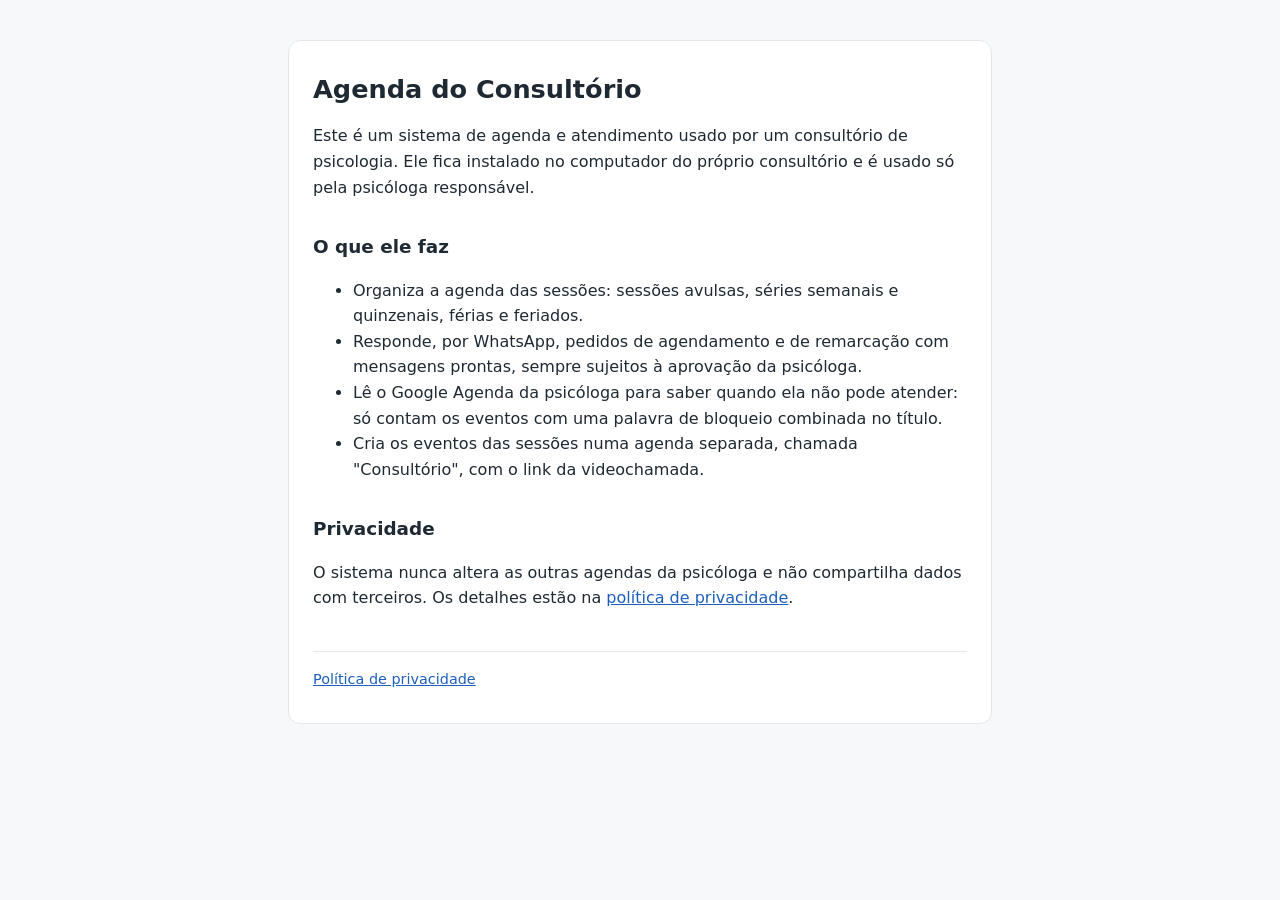
<file: index.html>
<!doctype html>
<html lang="pt-BR">
<head>
  <meta charset="utf-8">
  <meta name="viewport" content="width=device-width, initial-scale=1">
  <title>Agenda do Consultório</title>
  <meta name="description" content="Sistema de agenda e atendimento de um consultório de psicologia.">
  <link rel="stylesheet" href="style.css">
</head>
<body>
  <main>
    <h1>Agenda do Consultório</h1>
    <p>Este é um sistema de agenda e atendimento usado por um consultório de psicologia.
      Ele fica instalado no computador do próprio consultório e é usado só pela psicóloga responsável.</p>

    <h2>O que ele faz</h2>
    <ul>
      <li>Organiza a agenda das sessões: sessões avulsas, séries semanais e quinzenais, férias e feriados.</li>
      <li>Responde, por WhatsApp, pedidos de agendamento e de remarcação com mensagens prontas, sempre sujeitos à aprovação da psicóloga.</li>
      <li>Lê o Google Agenda da psicóloga para saber quando ela não pode atender: só contam os eventos com uma palavra de bloqueio combinada no título.</li>
      <li>Cria os eventos das sessões numa agenda separada, chamada "Consultório", com o link da videochamada.</li>
    </ul>

    <h2>Privacidade</h2>
    <p>O sistema nunca altera as outras agendas da psicóloga e não compartilha dados com terceiros.
      Os detalhes estão na <a href="privacidade.html">política de privacidade</a>.</p>

    <footer class="muted">
      <a href="privacidade.html">Política de privacidade</a>
    </footer>
  </main>
</body>
</html>
</file>
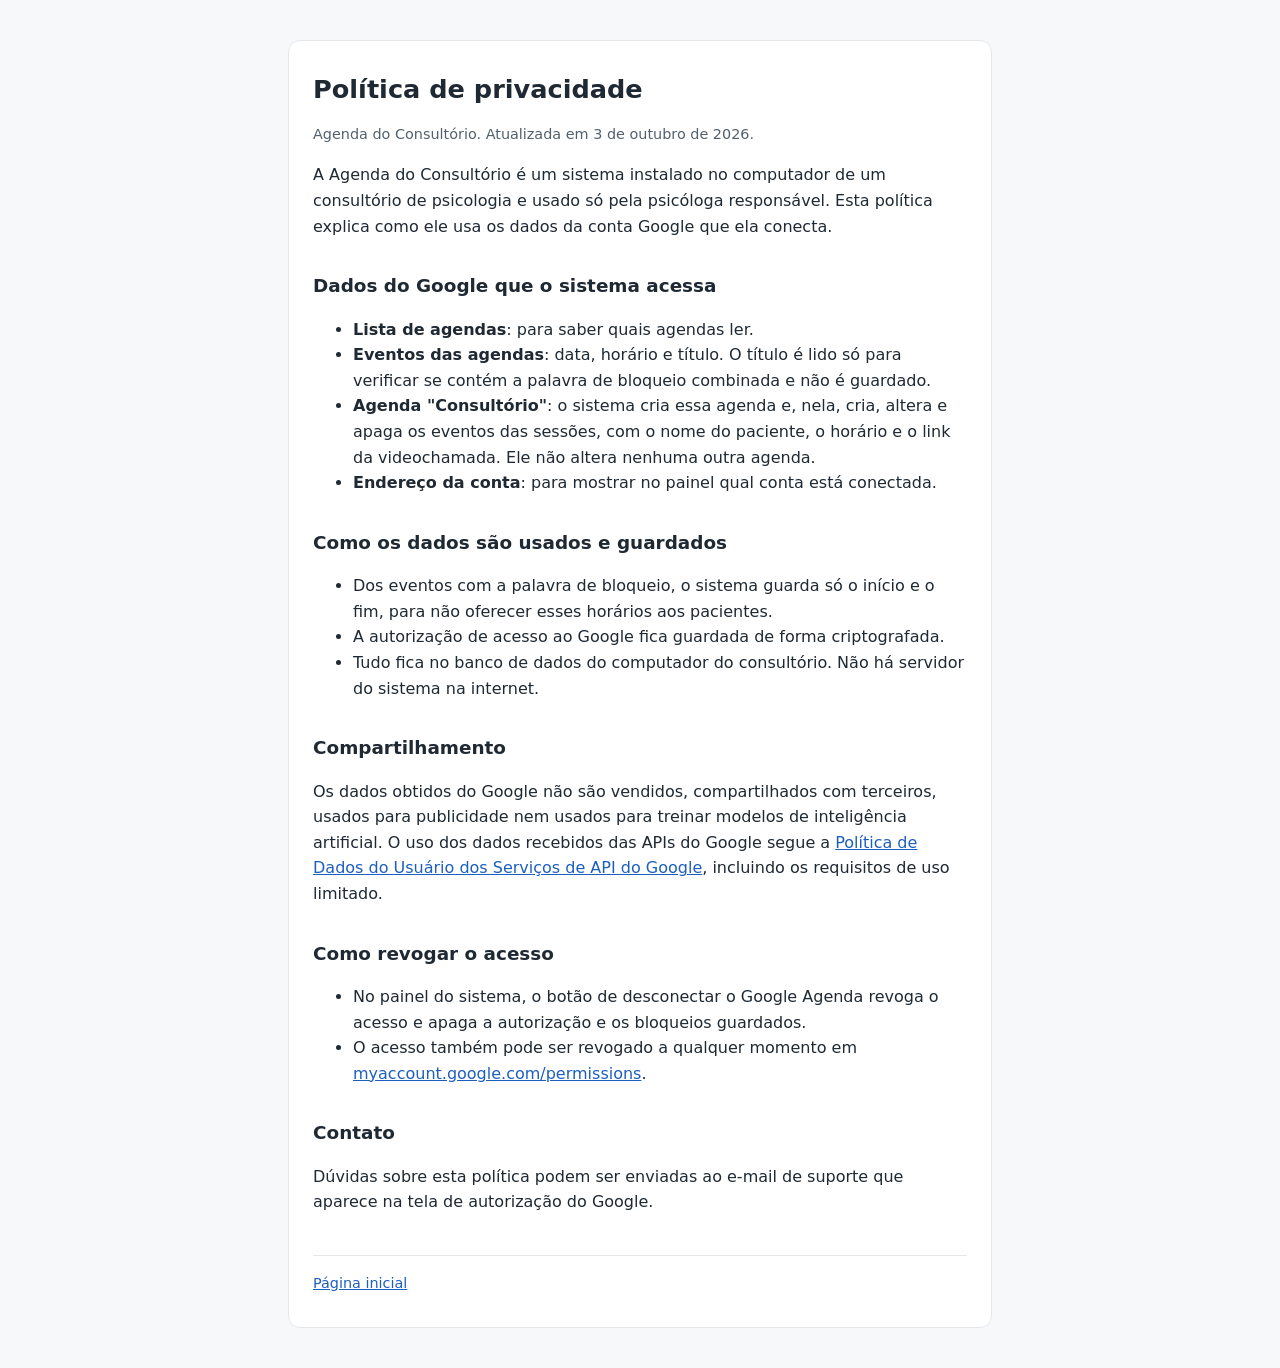
<file: privacidade.html>
<!doctype html>
<html lang="pt-BR">
<head>
  <meta charset="utf-8">
  <meta name="viewport" content="width=device-width, initial-scale=1">
  <title>Política de Privacidade</title>
  <meta name="description" content="Como a Agenda do Consultório usa os dados da conta Google.">
  <link rel="stylesheet" href="style.css">
</head>
<body>
  <main>
    <h1>Política de privacidade</h1>
    <p class="muted">Agenda do Consultório. Atualizada em 3 de outubro de 2026.</p>

    <p>A Agenda do Consultório é um sistema instalado no computador de um consultório de psicologia e usado só pela psicóloga responsável.
      Esta política explica como ele usa os dados da conta Google que ela conecta.</p>

    <h2>Dados do Google que o sistema acessa</h2>
    <ul>
      <li><strong>Lista de agendas</strong>: para saber quais agendas ler.</li>
      <li><strong>Eventos das agendas</strong>: data, horário e título.
        O título é lido só para verificar se contém a palavra de bloqueio combinada e não é guardado.</li>
      <li><strong>Agenda "Consultório"</strong>: o sistema cria essa agenda e, nela, cria, altera e apaga os eventos das sessões, com o nome do paciente, o horário e o link da videochamada.
        Ele não altera nenhuma outra agenda.</li>
      <li><strong>Endereço da conta</strong>: para mostrar no painel qual conta está conectada.</li>
    </ul>

    <h2>Como os dados são usados e guardados</h2>
    <ul>
      <li>Dos eventos com a palavra de bloqueio, o sistema guarda só o início e o fim, para não oferecer esses horários aos pacientes.</li>
      <li>A autorização de acesso ao Google fica guardada de forma criptografada.</li>
      <li>Tudo fica no banco de dados do computador do consultório.
        Não há servidor do sistema na internet.</li>
    </ul>

    <h2>Compartilhamento</h2>
    <p>Os dados obtidos do Google não são vendidos, compartilhados com terceiros, usados para publicidade nem usados para treinar modelos de inteligência artificial.
      O uso dos dados recebidos das APIs do Google segue a <a href="https://developers.google.com/terms/api-services-user-data-policy">Política de Dados do Usuário dos Serviços de API do Google</a>, incluindo os requisitos de uso limitado.</p>

    <h2>Como revogar o acesso</h2>
    <ul>
      <li>No painel do sistema, o botão de desconectar o Google Agenda revoga o acesso e apaga a autorização e os bloqueios guardados.</li>
      <li>O acesso também pode ser revogado a qualquer momento em <a href="https://myaccount.google.com/permissions">myaccount.google.com/permissions</a>.</li>
    </ul>

    <h2>Contato</h2>
    <p>Dúvidas sobre esta política podem ser enviadas ao e-mail de suporte que aparece na tela de autorização do Google.</p>

    <footer class="muted">
      <a href="./">Página inicial</a>
    </footer>
  </main>
</body>
</html>
</file>
<file: style.css>
:root {
  --bg: #f7f8fa;
  --surface: #ffffff;
  --text: #1f2933;
  --muted: #52606d;
  --border: #e4e7eb;
  --link: #1d5fbf;
}

@media (prefers-color-scheme: dark) {
  :root {
    --bg: #12161c;
    --surface: #1a2029;
    --text: #e4e7eb;
    --muted: #a3acb9;
    --border: #2b3340;
    --link: #7fb0ff;
  }
}

* {
  box-sizing: border-box;
}

body {
  margin: 0;
  background: var(--bg);
  color: var(--text);
  font: 16px/1.6 system-ui, -apple-system, "Segoe UI", Roboto, sans-serif;
}

main {
  max-width: 44rem;
  margin: 2.5rem auto;
  padding: 2rem 1.5rem;
  background: var(--surface);
  border: 1px solid var(--border);
  border-radius: 0.75rem;
}

h1 {
  margin-top: 0;
  font-size: 1.6rem;
  line-height: 1.3;
}

h2 {
  margin-top: 2rem;
  font-size: 1.15rem;
}

a {
  color: var(--link);
}

.muted {
  color: var(--muted);
  font-size: 0.9rem;
}

footer {
  margin-top: 2.5rem;
  padding-top: 1rem;
  border-top: 1px solid var(--border);
}

@media (max-width: 48rem) {
  main {
    margin: 0;
    border: 0;
    border-radius: 0;
    padding: 1.5rem 1rem;
  }
}
</file>
